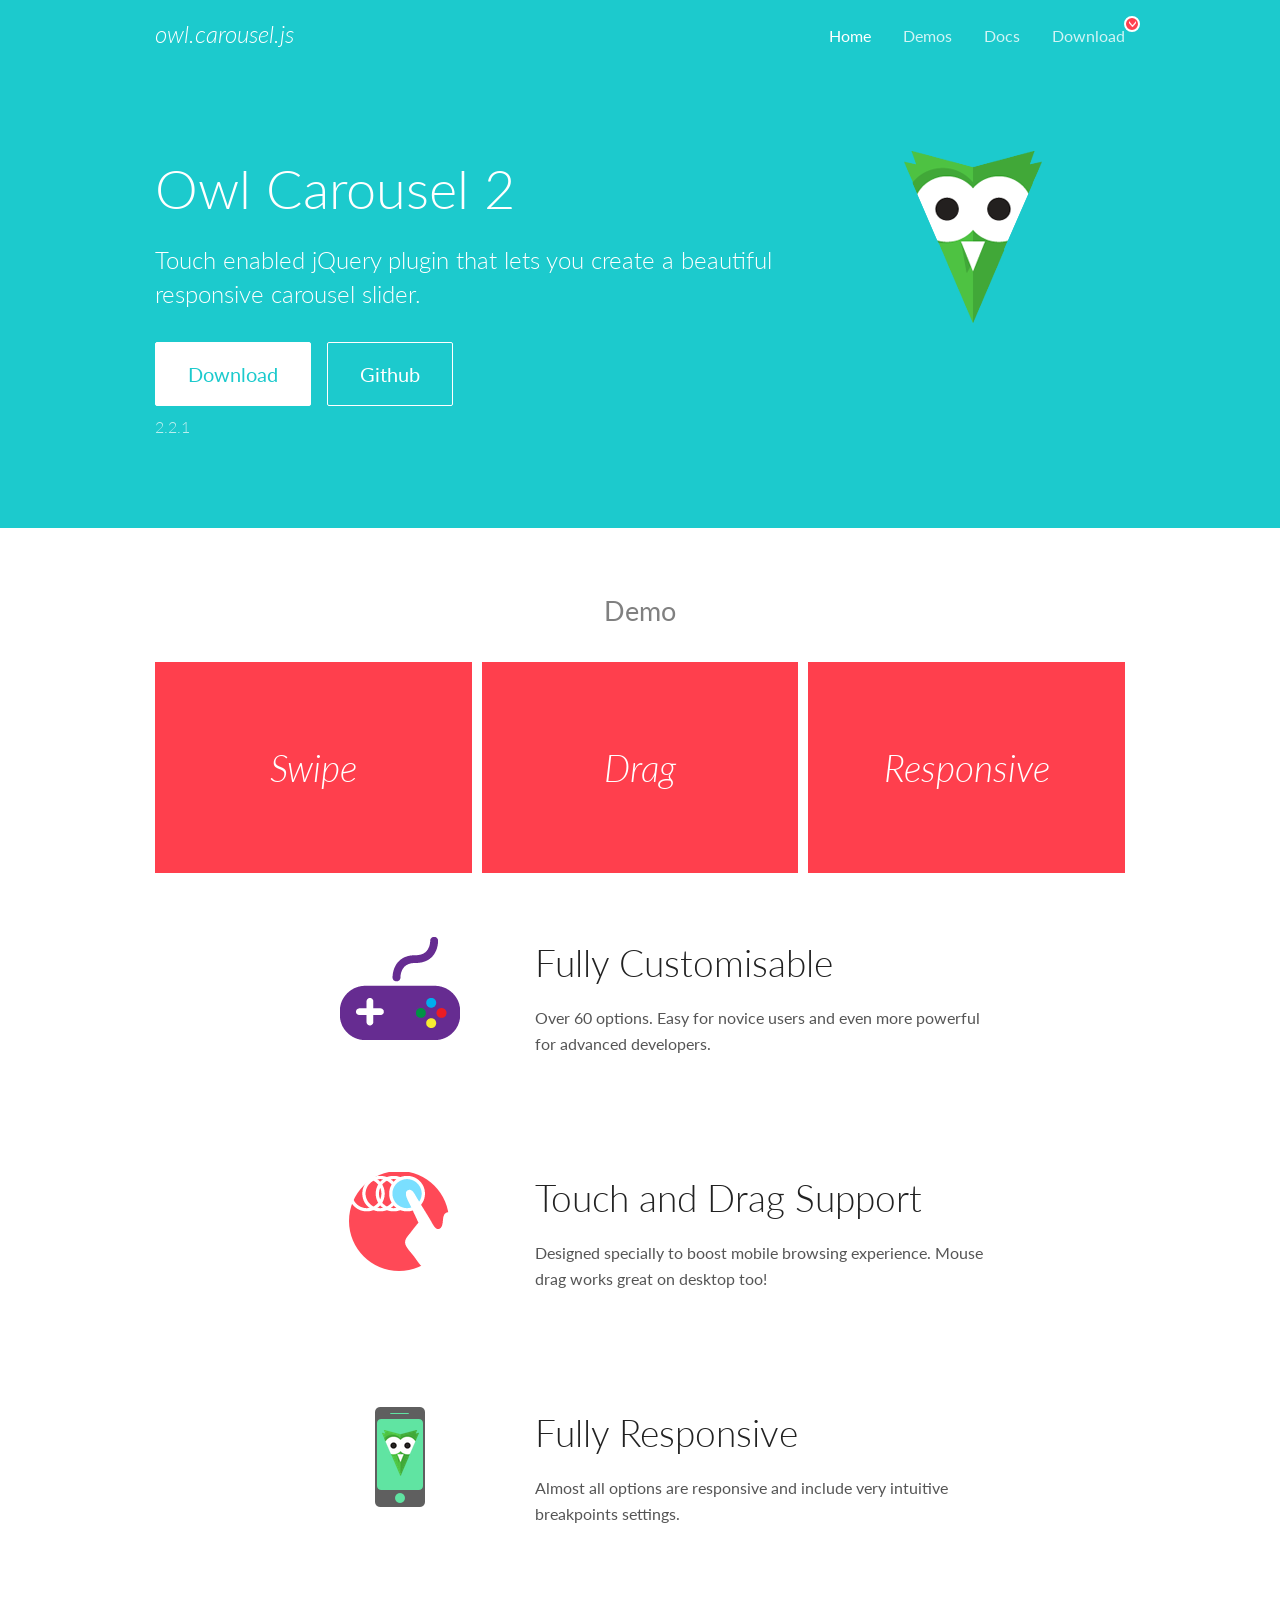
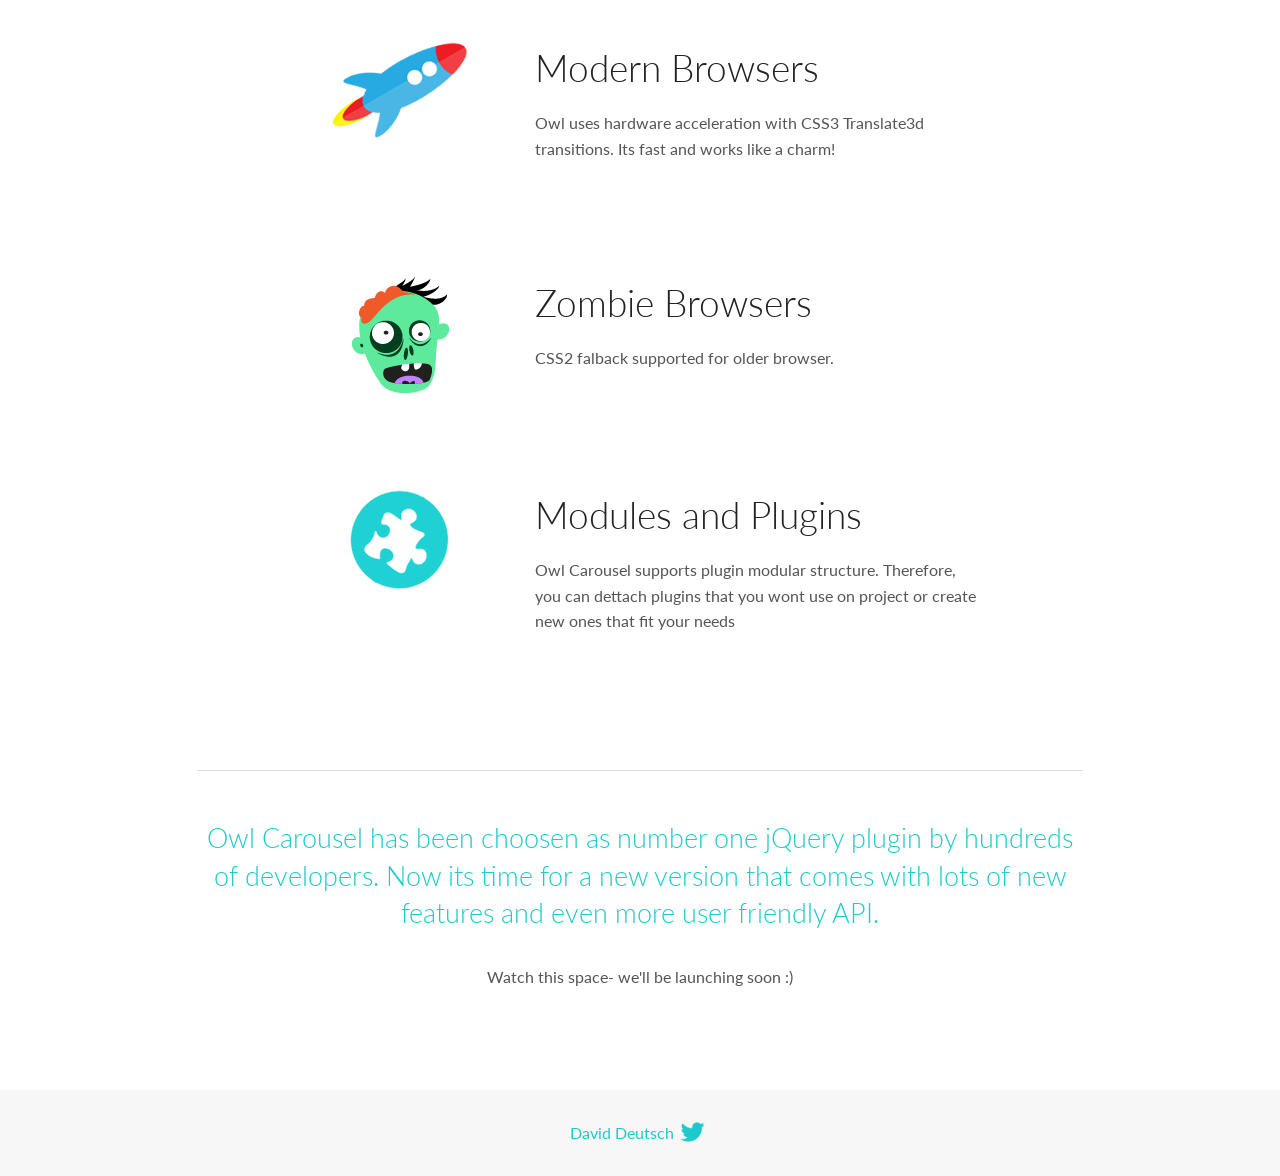
<file: static/assets/lib/owl.carousel/docs/index.html>
<!DOCTYPE html>
<html lang="en">
  <head>

    <!-- head -->
    <meta charset="utf-8">
    <meta name="msapplication-tap-highlight" content="no" />
    <meta name="viewport" content="width=device-width, initial-scale=1.0" />
    <meta name="description" content="Touch enabled jQuery plugin that lets you create beautiful responsive carousel slider.">
    <meta name="author" content="David Deutsch">
    <title>
      Home | Owl Carousel | 2.2.1
    </title>

    <!-- Stylesheets -->
    <link href='https://fonts.googleapis.com/css?family=Lato:300,400,700,400italic,300italic' rel='stylesheet' type='text/css'>
    <link rel="stylesheet" href="assets/css/docs.theme.min.css">

    <!-- Owl Stylesheets -->
    <link rel="stylesheet" href="assets/owlcarousel/assets/owl.carousel.min.css">
    <link rel="stylesheet" href="assets/owlcarousel/assets/owl.theme.default.min.css">

    <!-- HTML5 shim and Respond.js IE8 support of HTML5 elements and media queries -->

    <!--[if lt IE 9]>
      <script src="https://oss.maxcdn.com/libs/html5shiv/3.7.0/html5shiv.js"></script>
      <script src="https://oss.maxcdn.com/libs/respond.js/1.3.0/respond.min.js"></script>
    <![endif]-->

    <!-- Favicons -->
    <link rel="apple-touch-icon-precomposed" sizes="144x144" href="assets/ico/apple-touch-icon-144-precomposed.png">
    <link rel="shortcut icon" href="assets/ico/favicon.png">
    <link rel="shortcut icon" href="favicon.ico">

    <!-- Yeah i know js should not be in header. Its required for demos.-->

    <!-- javascript -->
    <script src="assets/vendors/jquery.min.js"></script>
    <script src="assets/owlcarousel/owl.carousel.js"></script>
  </head>
  <body>

    <!-- header -->
    <header class="header">
      <div class="row">
        <div class="large-12 columns">
          <div class="brand left">
            <h3>
              <a href="/OwlCarousel2/">owl.carousel.js</a> 
            </h3>
          </div>
          <a id="toggle-nav" class="right">
            <span></span> <span></span> <span></span> 
          </a> 
          <div class="nav-bar">
            <ul class="clearfix">
              <li class="active">
                <a href="/OwlCarousel2/index.html">Home</a> 
              </li>
              <li> <a href="/OwlCarousel2/demos/demos.html">Demos</a>  </li>
              <li> <a href="/OwlCarousel2/docs/started-welcome.html">Docs</a>  </li>
              <li>
                <a href="https://github.com/OwlCarousel2/OwlCarousel2/archive/2.2.1.zip">Download</a> 
                <span class="download"></span> 
              </li>
            </ul>
          </div>
        </div>
      </div>
    </header>

    <!-- home panel -->
    <section id="hero">
      <div class="row">
        <div class="large-8 medium-8 columns">
          <h1>Owl Carousel 2</h1>
          <h4>Touch enabled jQuery plugin that lets you create a beautiful responsive carousel slider.</h4>
          <a href="https://github.com/OwlCarousel2/OwlCarousel2/archive/2.2.1.zip" class="hero-button">Download</a> 
          <a href="https://github.com/OwlCarousel2/OwlCarousel2" class="hero-button outline">Github</a> 
          <p>2.2.1</p>
        </div>
        <div class="large-4 medium-4 columns">
          <img class="owl-logo" src="assets/img/owl-logo.png" alt="mr. Owl">
        </div>
      </div>
    </section>

    <!-- body -->
    <div class="home-demo">
      <div class="row">
        <div class="large-12 columns">
          <h3>Demo</h3>
          <div class="owl-carousel">
            <div class="item">
              <h2>Swipe</h2>
            </div>
            <div class="item">
              <h2>Drag</h2>
            </div>
            <div class="item">
              <h2>Responsive</h2>
            </div>
            <div class="item">
              <h2>CSS3</h2>
            </div>
            <div class="item">
              <h2>Fast</h2>
            </div>
            <div class="item">
              <h2>Easy</h2>
            </div>
            <div class="item">
              <h2>Free</h2>
            </div>
            <div class="item">
              <h2>Upgradable</h2>
            </div>
            <div class="item">
              <h2>Tons of options</h2>
            </div>
            <div class="item">
              <h2>Infinity</h2>
            </div>
            <div class="item">
              <h2>Auto Width</h2>
            </div>
          </div>
        </div>
      </div>
    </div>
    <script>
      var owl = $('.owl-carousel');
      owl.owlCarousel({
        margin: 10,
        loop: true,
        responsive: {
          0: {
            items: 1
          },
          600: {
            items: 2
          },
          1000: {
            items: 3
          }
        }
      })
    </script>

    <!-- features -->
    <div id="features">
      <div class="row">
        <div class="small-12 medium-9 small-centered columns">
          <section class="row feature">
            <div class="medium-4 small-12 columns">
              <img src="assets/img/feature-options.png" alt="">
            </div>
            <div class="medium-8 small-12 columns">
              <h2>Fully Customisable</h2>
              <p>Over 60 options. Easy for novice users and even more powerful for advanced developers.</p>
            </div>
          </section>
          <section class="row feature">
            <div class="medium-4 small-12 columns">
              <img src="assets/img/feature-drag.png" alt="">
            </div>
            <div class="medium-8 small-12 columns">
              <h2>Touch and Drag Support</h2>
              <p>Designed specially to boost mobile browsing experience. Mouse drag works great on desktop too!</p>
            </div>
          </section>
          <section class="row feature">
            <div class="medium-4 small-12 columns">
              <img src="assets/img/feature-responsive.png" alt="">
            </div>
            <div class="medium-8 small-12 columns">
              <h2>Fully Responsive</h2>
              <p>Almost all options are responsive and include very intuitive breakpoints settings.</p>
            </div>
          </section>
          <section class="row feature">
            <div class="medium-4 small-12 columns">
              <img src="assets/img/feature-modern.png" alt="">
            </div>
            <div class="medium-8 small-12 columns">
              <h2>Modern Browsers</h2>
              <p>Owl uses hardware acceleration with CSS3 Translate3d transitions. Its fast and works like a charm! </p>
            </div>
          </section>
          <section class="row feature">
            <div class="medium-4 small-12 columns">
              <img src="assets/img/feature-zombie.png" alt="">
            </div>
            <div class="medium-8 small-12 columns">
              <h2>Zombie Browsers</h2>
              <p>CSS2 falback supported for older browser.</p>
            </div>
          </section>
          <section class="row feature">
            <div class="medium-4 small-12 columns">
              <img src="assets/img/feature-module.png" alt="">
            </div>
            <div class="medium-8 small-12 columns">
              <h2>Modules and Plugins</h2>
              <p>Owl Carousel supports plugin modular structure. Therefore, you can dettach plugins that you wont use on project or create new ones that fit your needs</p>
            </div>
          </section>
        </div>
      </div>
    </div>

    <!-- footer -->
    <section id="teaser-text">
      <div class="row">
        <div class="small-12 medium-11 small-centered columns">
          <hr>
          <h3 id="owl-carousel-has-been-choosen-as-number-one-jquery-plugin-by-hundreds-of-developers-now-its-time-for-a-new-version-that-comes-with-lots-of-new-features-and-even-more-user-friendly-api-">Owl Carousel has been choosen as number one jQuery plugin by hundreds of developers. Now its time for a new version that comes with lots of new features and even more user friendly API.</h3>
          <p>Watch this space- we&#39;ll be launching soon :)</p>
        </div>
      </div>
    </section>

    <!-- footer -->
    <footer class="footer">
      <div class="row">
        <div class="large-12 columns">
          <h5>
            <a href="/OwlCarousel2/docs/support-contact.html">David Deutsch</a> 
            <a id="custom-tweet-button" href="https://twitter.com/share?url=https://github.com/OwlCarousel2/OwlCarousel2&text=Owl Carousel - This is so awesome! " target="_blank"></a> 
          </h5>
        </div>
      </div>
    </footer>

    <!-- vendors -->
    <script src="assets/vendors/highlight.js"></script>
    <script src="assets/js/app.js"></script>
  </body>
</html>
</file>
